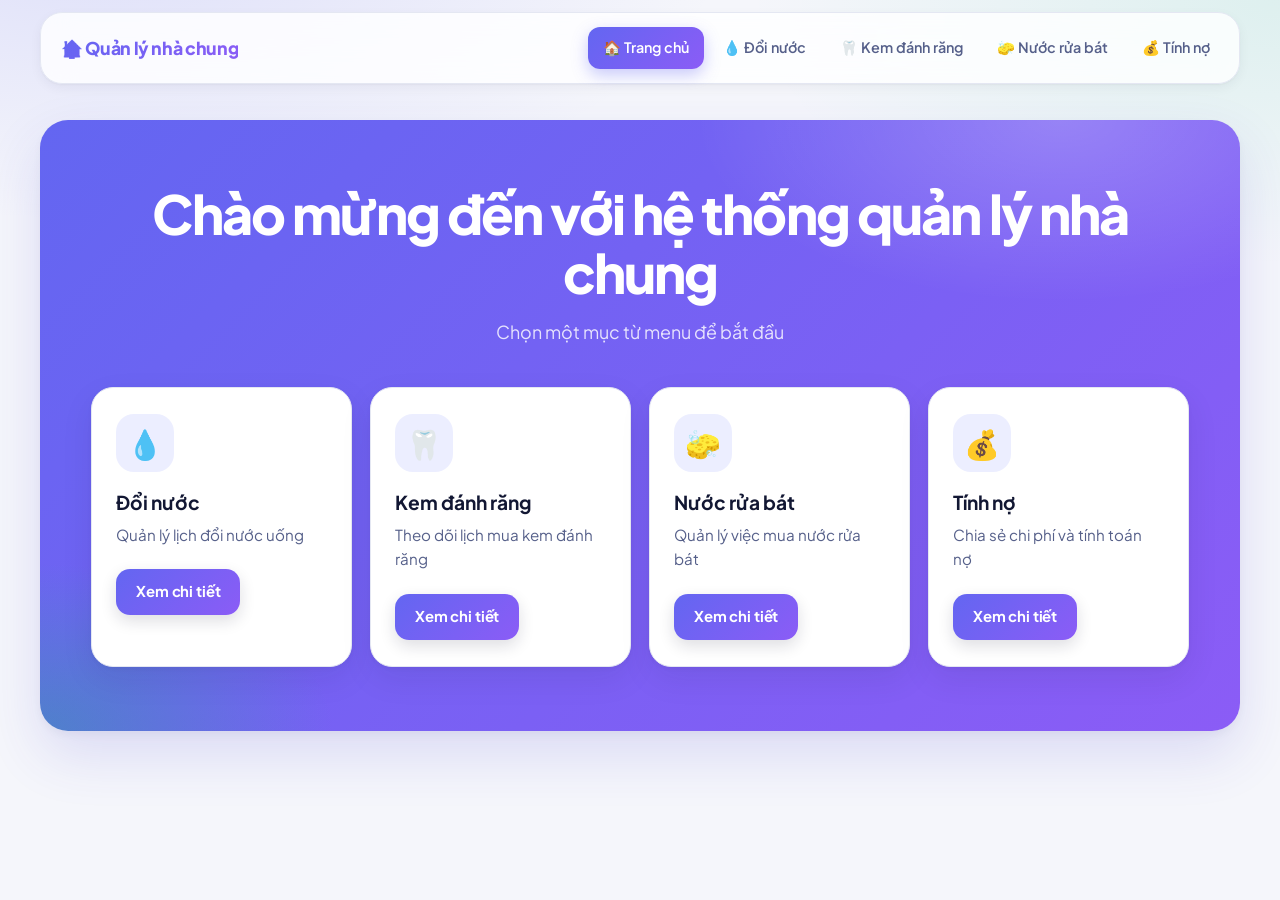
<file: index.html>
<!DOCTYPE html>
<html lang="vi">
<head>
    <meta charset="UTF-8">
    <meta name="viewport" content="width=device-width, initial-scale=1.0">
    <title>Quản lý nhà chung</title>
    <link rel="preconnect" href="https://fonts.googleapis.com" />
    <link rel="preconnect" href="https://fonts.gstatic.com" crossorigin />
    <link
      rel="stylesheet"
      href="https://fonts.googleapis.com/css2?family=Plus+Jakarta+Sans:wght@400;500;600;700;800&display=swap"
    />
    <link rel="stylesheet" href="styles.css" />
</head>
<body>
    <header>
        <nav class="navbar">
            <div class="nav-brand">
                <h2>🏠 Quản lý nhà chung</h2>
            </div>
            <ul class="nav-menu">
                <li><a href="index.html" class="active">🏠 Trang chủ</a></li>
                <li><a href="water.html">💧 Đổi nước</a></li>
                <li><a href="toothpaste.html">🦷 Kem đánh răng</a></li>
                <li><a href="dishwash.html">🧽 Nước rửa bát</a></li>
                <li><a href="debt.html">💰 Tính nợ</a></li>
            </ul>
        </nav>
    </header>

    <main class="container">
        <div class="welcome-section">
            <h1>Chào mừng đến với hệ thống quản lý nhà chung</h1>
            <p>Chọn một mục từ menu để bắt đầu</p>
            
            <div class="feature-grid">
                <div class="feature-card">
                    <div class="feature-icon">💧</div>
                    <h3>Đổi nước</h3>
                    <p>Quản lý lịch đổi nước uống</p>
                    <a href="water.html" class="btn btn-primary">Xem chi tiết</a>
                </div>
                
                <div class="feature-card">
                    <div class="feature-icon">🦷</div>
                    <h3>Kem đánh răng</h3>
                    <p>Theo dõi lịch mua kem đánh răng</p>
                    <a href="toothpaste.html" class="btn btn-primary">Xem chi tiết</a>
                </div>
                
                <div class="feature-card">
                    <div class="feature-icon">🧽</div>
                    <h3>Nước rửa bát</h3>
                    <p>Quản lý việc mua nước rửa bát</p>
                    <a href="dishwash.html" class="btn btn-primary">Xem chi tiết</a>
                </div>
                
                <div class="feature-card">
                    <div class="feature-icon">💰</div>
                    <h3>Tính nợ</h3>
                    <p>Chia sẻ chi phí và tính toán nợ</p>
                    <a href="debt.html" class="btn btn-primary">Xem chi tiết</a>
                </div>
            </div>
        </div>
    </main>
</body>
</html>
</file>
<file: styles.css>
/* ==========================================================================
   Design tokens
   ========================================================================== */
:root {
  color-scheme: light;

  --bg: #f5f6fb;
  --surface: #ffffff;
  --surface-2: #f8f9fd;
  --surface-3: #eef0f9;
  --line: #e4e7f2;
  --line-strong: #cfd4e8;

  --text: #121733;
  --text-soft: #56608a;
  --text-faint: #8a93b6;

  --primary: #5b5bf0;
  --primary-strong: #4338ca;
  --primary-soft: #eceeff;
  --violet: #8b5cf6;
  --accent: #10b981;
  --accent-strong: #059669;
  --warning: #f59e0b;
  --danger: #ef4444;

  --grad-primary: linear-gradient(135deg, #6366f1 0%, #8b5cf6 100%);
  --grad-success: linear-gradient(135deg, #10b981 0%, #059669 100%);
  --grad-warning: linear-gradient(135deg, #fbbf24 0%, #f59e0b 100%);
  --grad-danger: linear-gradient(135deg, #f87171 0%, #ef4444 100%);
  --grad-info: linear-gradient(135deg, #38bdf8 0%, #3b82f6 100%);
  --grad-neutral: linear-gradient(135deg, #64748b 0%, #475569 100%);

  --shadow-sm: 0 1px 2px rgba(18, 23, 51, 0.04), 0 4px 12px rgba(18, 23, 51, 0.05);
  --shadow-md: 0 2px 4px rgba(18, 23, 51, 0.04), 0 12px 32px rgba(18, 23, 51, 0.08);
  --shadow-lg: 0 4px 8px rgba(18, 23, 51, 0.04), 0 24px 56px rgba(67, 56, 202, 0.14);
  --ring: 0 0 0 4px rgba(99, 102, 241, 0.18);

  --radius-sm: 12px;
  --radius-md: 18px;
  --radius-lg: 28px;
  --container: 1200px;
  --nav-h: 72px;
}

@media (prefers-color-scheme: dark) {
  :root {
    color-scheme: dark;

    --bg: #0c0f1f;
    --surface: #151a31;
    --surface-2: #1a2039;
    --surface-3: #212846;
    --line: #272e4e;
    --line-strong: #363f68;

    --text: #eceffd;
    --text-soft: #a4adcf;
    --text-faint: #7580a8;

    --primary: #818cf8;
    --primary-strong: #a5b4fc;
    --primary-soft: #1f2650;

    --shadow-sm: 0 1px 2px rgba(0, 0, 0, 0.3), 0 4px 12px rgba(0, 0, 0, 0.2);
    --shadow-md: 0 2px 4px rgba(0, 0, 0, 0.3), 0 12px 32px rgba(0, 0, 0, 0.3);
    --shadow-lg: 0 4px 8px rgba(0, 0, 0, 0.3), 0 24px 56px rgba(0, 0, 0, 0.45);
    --ring: 0 0 0 4px rgba(129, 140, 248, 0.28);
  }
}

/* ==========================================================================
   Base
   ========================================================================== */
*,
*::before,
*::after {
  margin: 0;
  padding: 0;
  box-sizing: border-box;
}

html {
  scroll-behavior: smooth;
  -webkit-text-size-adjust: 100%;
}

body {
  min-height: 100vh;
  overflow-x: hidden;
  font-family: "Plus Jakarta Sans", system-ui, -apple-system, "Segoe UI", sans-serif;
  color: var(--text);
  line-height: 1.6;
  background-color: var(--bg);
  background-image:
    radial-gradient(900px 420px at 8% -8%, rgba(99, 102, 241, 0.16), transparent 70%),
    radial-gradient(760px 380px at 100% 0%, rgba(16, 185, 129, 0.1), transparent 70%);
  background-repeat: no-repeat;
}

img {
  display: block;
  max-width: 100%;
}

button,
input,
select,
textarea {
  font: inherit;
  color: inherit;
}

button {
  border: 0;
  background: transparent;
}

a {
  color: inherit;
}

:focus-visible {
  outline: 3px solid rgba(99, 102, 241, 0.45);
  outline-offset: 2px;
}

::selection {
  background: rgba(99, 102, 241, 0.28);
}

.hidden {
  display: none !important;
}

.loading {
  opacity: 0.7;
}

/* ==========================================================================
   Navigation
   ========================================================================== */
header {
  position: sticky;
  top: 0;
  z-index: 50;
  padding: 12px 16px 0;
}

.navbar {
  max-width: var(--container);
  margin: 0 auto;
  min-height: var(--nav-h);
  padding: 10px 14px 10px 20px;
  display: flex;
  align-items: center;
  justify-content: space-between;
  gap: 12px 24px;
  flex-wrap: wrap;
  border: 1px solid var(--line);
  border-radius: 22px;
  background: color-mix(in srgb, var(--surface) 82%, transparent);
  -webkit-backdrop-filter: blur(16px) saturate(160%);
  backdrop-filter: blur(16px) saturate(160%);
  box-shadow: var(--shadow-sm);
}

.nav-brand h2 {
  font-size: 1.1rem;
  font-weight: 800;
  letter-spacing: -0.02em;
  background: var(--grad-primary);
  -webkit-background-clip: text;
  background-clip: text;
  -webkit-text-fill-color: transparent;
}

.nav-menu {
  display: flex;
  align-items: center;
  justify-content: flex-end;
  gap: 4px;
  list-style: none;
  flex-wrap: wrap;
}

.nav-menu a {
  display: inline-flex;
  align-items: center;
  justify-content: center;
  min-height: 42px;
  padding: 8px 15px;
  border-radius: 12px;
  font-size: 0.9rem;
  font-weight: 600;
  text-decoration: none;
  color: var(--text-soft);
  transition:
    color 0.18s ease,
    background-color 0.18s ease;
}

.nav-menu a:hover {
  color: var(--text);
  background: var(--surface-3);
}

.nav-menu a.active {
  color: #fff;
  background: var(--grad-primary);
  box-shadow: 0 6px 16px rgba(99, 102, 241, 0.35);
}

/* ==========================================================================
   Layout
   ========================================================================== */
.container {
  width: min(calc(100% - 32px), var(--container));
  margin: 0 auto;
  padding: 36px 0 64px;
}

.debt-container {
  width: min(calc(100% - 32px), 1320px);
}

.page-header {
  margin-bottom: 28px;
  text-align: center;
}

.page-header h1,
.welcome-section h1,
.member-info h2 {
  letter-spacing: -0.035em;
  color: var(--text);
}

.page-header h1 {
  font-size: clamp(1.9rem, 3.4vw, 2.8rem);
  font-weight: 800;
}

/* ==========================================================================
   Home
   ========================================================================== */
.welcome-section {
  position: relative;
  text-align: center;
  padding: clamp(36px, 5vw, 64px) clamp(20px, 4vw, 56px);
  border-radius: var(--radius-lg);
  color: #fff;
  background:
    radial-gradient(520px 260px at 85% 0%, rgba(255, 255, 255, 0.22), transparent 70%),
    radial-gradient(420px 240px at 0% 100%, rgba(16, 185, 129, 0.35), transparent 70%),
    var(--grad-primary);
  box-shadow: var(--shadow-lg);
  overflow: hidden;
}

.welcome-section h1 {
  font-size: clamp(2rem, 4.2vw, 3.6rem);
  font-weight: 800;
  line-height: 1.1;
  color: #fff;
}

.welcome-section > p {
  width: min(100%, 620px);
  margin: 16px auto 0;
  color: rgba(255, 255, 255, 0.82);
  font-size: clamp(1rem, 1.6vw, 1.12rem);
}

.feature-grid {
  margin-top: 40px;
  display: grid;
  grid-template-columns: repeat(auto-fit, minmax(230px, 1fr));
  gap: 18px;
  text-align: left;
}

.feature-card,
.rotation-card,
.history-section,
.sidebar,
.main-content,
.transaction-history {
  border: 1px solid var(--line);
  background: var(--surface);
  box-shadow: var(--shadow-md);
}

.feature-card {
  position: relative;
  padding: 26px 24px;
  border-radius: 22px;
  color: var(--text);
  transition:
    transform 0.22s ease,
    box-shadow 0.22s ease,
    border-color 0.22s ease;
}

.feature-card:hover {
  transform: translateY(-5px);
  border-color: rgba(99, 102, 241, 0.35);
  box-shadow: var(--shadow-lg);
}

.feature-icon {
  width: 58px;
  height: 58px;
  display: grid;
  place-items: center;
  margin-bottom: 18px;
  border-radius: 18px;
  font-size: 1.8rem;
  background: var(--primary-soft);
}

.feature-card h3 {
  font-size: 1.2rem;
  font-weight: 700;
  line-height: 1.3;
}

.feature-card p {
  margin: 8px 0 22px;
  color: var(--text-soft);
  font-size: 0.95rem;
}

/* ==========================================================================
   Buttons
   ========================================================================== */
.btn {
  display: inline-flex;
  align-items: center;
  justify-content: center;
  gap: 8px;
  min-height: 46px;
  padding: 11px 20px;
  border: 0;
  border-radius: 14px;
  color: #fff;
  text-decoration: none;
  font-size: 0.93rem;
  font-weight: 700;
  letter-spacing: -0.01em;
  cursor: pointer;
  box-shadow: 0 6px 16px rgba(18, 23, 51, 0.14);
  transition:
    transform 0.18s ease,
    box-shadow 0.18s ease,
    filter 0.18s ease;
}

.btn:hover {
  transform: translateY(-2px);
  filter: brightness(1.06);
  box-shadow: 0 12px 24px rgba(18, 23, 51, 0.2);
}

.btn:active {
  transform: translateY(0);
}

.btn:disabled,
.btn[disabled] {
  cursor: not-allowed;
  transform: none;
  filter: grayscale(0.4);
  opacity: 0.5;
  box-shadow: none;
}

.btn-primary {
  background: var(--grad-primary);
}
.btn-success {
  background: var(--grad-success);
}
.btn-secondary {
  background: var(--grad-neutral);
}
.btn-warning {
  background: var(--grad-warning);
  color: #3b2a00;
}
.btn-info {
  background: var(--grad-info);
}
.btn-danger {
  background: var(--grad-danger);
}

/* ==========================================================================
   Rotation pages (water / toothpaste / dishwash)
   ========================================================================== */
.rotation-card {
  display: grid;
  grid-template-columns: 200px minmax(0, 1fr) auto;
  gap: 28px;
  align-items: center;
  padding: clamp(22px, 3vw, 34px);
  border-radius: var(--radius-lg);
}

.item-image {
  display: flex;
  align-items: center;
  justify-content: center;
}

.item-img {
  width: min(100%, 190px);
  aspect-ratio: 1;
  object-fit: cover;
  border-radius: 26px;
  padding: 14px;
  background: var(--surface-2);
  border: 1px solid var(--line);
  box-shadow: var(--shadow-sm);
}

.rotation-info {
  display: grid;
  gap: 12px;
}

.info-item {
  display: grid;
  gap: 2px;
  padding: 14px 18px 14px 22px;
  position: relative;
  border: 1px solid var(--line);
  border-radius: 16px;
  background: var(--surface-2);
}

.info-item::before {
  content: "";
  position: absolute;
  left: 0;
  top: 14px;
  bottom: 14px;
  width: 4px;
  border-radius: 0 4px 4px 0;
  background: var(--line-strong);
}

.info-item.current {
  border-color: rgba(99, 102, 241, 0.4);
  background: var(--primary-soft);
  box-shadow: 0 8px 24px rgba(99, 102, 241, 0.16);
}

.info-item.current::before {
  background: var(--grad-primary);
}

.info-item label {
  color: var(--text-faint);
  font-size: 0.78rem;
  font-weight: 700;
  text-transform: uppercase;
  letter-spacing: 0.06em;
}

.info-item span {
  font-size: 1.2rem;
  font-weight: 700;
  color: var(--text);
}

.info-item.current span {
  font-size: 1.45rem;
  color: var(--primary-strong);
}

.action-section {
  display: flex;
  align-items: center;
  justify-content: flex-end;
}

.action-section .btn {
  min-height: 54px;
  padding-inline: 28px;
  font-size: 1rem;
}

.history-section {
  margin-top: 24px;
  padding: clamp(20px, 3vw, 28px);
  border-radius: var(--radius-lg);
}

.history-section h3,
.transaction-history h3 {
  margin-bottom: 18px;
  font-size: 1.3rem;
  font-weight: 800;
  letter-spacing: -0.025em;
}

.history-list,
.debt-list,
.transaction-list {
  display: grid;
  gap: 10px;
}

.history-item,
.debt-item,
.transaction-item {
  position: relative;
  padding: 14px 18px;
  border: 1px solid var(--line);
  border-radius: 14px;
  background: var(--surface-2);
  transition:
    transform 0.18s ease,
    box-shadow 0.18s ease,
    border-color 0.18s ease;
}

.history-item:hover,
.debt-item:hover,
.transaction-item:hover {
  transform: translateY(-2px);
  border-color: var(--line-strong);
  box-shadow: var(--shadow-sm);
}

.history-item {
  display: flex;
  align-items: center;
  justify-content: space-between;
  gap: 12px;
  color: var(--text-soft);
  font-size: 0.93rem;
}

.history-item strong {
  color: var(--text);
}

/* ==========================================================================
   Debt page
   ========================================================================== */
.debt-layout {
  display: grid;
  grid-template-columns: 330px minmax(0, 1fr);
  gap: 24px;
  align-items: start;
}

.sidebar,
.main-content,
.transaction-history {
  border-radius: var(--radius-lg);
}

.sidebar {
  position: sticky;
  top: calc(var(--nav-h) + 28px);
  max-height: calc(100vh - var(--nav-h) - 44px);
  overflow-y: auto;
  padding: 22px;
  scrollbar-width: thin;
}

.sidebar h3,
.account-info h4,
.data-management h4,
.calculator h4 {
  letter-spacing: -0.02em;
  font-weight: 800;
}

.sidebar h3 {
  margin-bottom: 14px;
  font-size: 1.2rem;
}

.member-list {
  display: grid;
  grid-template-columns: repeat(2, minmax(0, 1fr));
  gap: 8px;
}

.member-item {
  display: flex;
  align-items: center;
  gap: 10px;
  padding: 10px 12px;
  border: 1px solid var(--line);
  border-radius: 14px;
  background: var(--surface-2);
  cursor: pointer;
  transition:
    transform 0.18s ease,
    border-color 0.18s ease,
    background 0.18s ease,
    box-shadow 0.18s ease;
}

.member-item::before {
  content: attr(data-initial);
  flex: 0 0 32px;
  width: 32px;
  height: 32px;
  display: grid;
  place-items: center;
  border-radius: 50%;
  font-size: 0.85rem;
  font-weight: 800;
  color: var(--primary-strong);
  background: var(--primary-soft);
}

.member-item:hover {
  transform: translateY(-2px);
  border-color: rgba(99, 102, 241, 0.4);
}

.member-item.active {
  color: #fff;
  border-color: transparent;
  background: var(--grad-primary);
  box-shadow: 0 10px 22px rgba(99, 102, 241, 0.32);
}

.member-item.active::before {
  color: #fff;
  background: rgba(255, 255, 255, 0.24);
}

.member-name {
  font-size: 0.95rem;
  font-weight: 700;
  overflow: hidden;
  text-overflow: ellipsis;
  white-space: nowrap;
}

.account-info,
.data-management,
.calculator {
  margin-top: 22px;
  padding-top: 22px;
  border-top: 1px solid var(--line);
}

.account-info h4,
.data-management h4,
.calculator h4 {
  margin-bottom: 12px;
  font-size: 1rem;
}

.account-details,
.data-stats {
  border: 1px solid var(--line);
  border-radius: 16px;
  background: var(--surface-2);
}

.account-details {
  padding: 12px;
  display: grid;
  gap: 10px;
}

.account-item {
  display: grid;
  gap: 4px;
  padding: 12px 14px;
  border: 1px solid var(--line);
  border-radius: 12px;
  background: var(--surface);
}

.account-item label {
  font-size: 0.72rem;
  font-weight: 700;
  text-transform: uppercase;
  letter-spacing: 0.07em;
  color: var(--text-faint);
}

.account-item span {
  color: var(--text);
  font-weight: 700;
  word-break: break-all;
}

.account-number {
  display: flex;
  align-items: center;
  justify-content: space-between;
  gap: 10px;
}

.copy-btn {
  width: 38px;
  height: 38px;
  flex: 0 0 38px;
  display: inline-grid;
  place-items: center;
  border-radius: 10px;
  border: 1px solid var(--line);
  background: var(--primary-soft);
  cursor: pointer;
  transition:
    transform 0.18s ease,
    background-color 0.18s ease;
}

.copy-btn:hover:not(:disabled) {
  transform: translateY(-1px);
  background: var(--surface-3);
}

.copy-btn:disabled {
  opacity: 0.4;
  cursor: not-allowed;
}

.data-management button {
  width: 100%;
}

.data-management button + button {
  margin-top: 10px;
}

.data-stats {
  margin-top: 12px;
  padding: 12px 14px;
  color: var(--text-soft);
  font-size: 0.88rem;
}

.qr-section {
  padding-top: 4px;
  text-align: center;
}

.qr-image {
  width: min(100%, 190px);
  margin: 0 auto 12px;
  padding: 8px;
  border-radius: 18px;
  border: 1px solid var(--line);
  background: #fff;
  box-shadow: var(--shadow-sm);
}

.btn-download-qr {
  width: 100%;
  min-height: 44px;
  padding: 10px 16px;
  border-radius: 12px;
  color: #fff;
  font-size: 0.92rem;
  font-weight: 700;
  cursor: pointer;
  background: var(--grad-success);
  transition:
    transform 0.18s ease,
    box-shadow 0.18s ease;
}

.btn-download-qr:hover {
  transform: translateY(-2px);
  box-shadow: 0 10px 22px rgba(5, 150, 105, 0.3);
}

.qr-note {
  margin-top: 8px;
  color: var(--text-faint);
  font-size: 0.85rem;
}

/* Calculator */
.calculator {
  display: grid;
  gap: 12px;
}

.calc-display input {
  width: 100%;
  min-height: 58px;
  padding: 12px 16px;
  border: 1px solid var(--line-strong);
  border-radius: 14px;
  background: var(--surface-2);
  text-align: right;
  font-size: 1.5rem;
  font-weight: 700;
  font-variant-numeric: tabular-nums;
  color: var(--text);
}

.calc-buttons {
  display: grid;
  grid-template-columns: repeat(4, minmax(0, 1fr));
  gap: 8px;
}

.calc-btn {
  min-height: 50px;
  border: 1px solid transparent;
  border-radius: 12px;
  font-weight: 700;
  cursor: pointer;
  transition:
    transform 0.15s ease,
    filter 0.15s ease;
}

.calc-btn:hover {
  transform: translateY(-1px);
  filter: brightness(1.05);
}

.calc-btn:active {
  transform: scale(0.97);
}

.calc-number {
  color: var(--text);
  background: var(--surface-2);
  border-color: var(--line);
}

.calc-operator {
  color: var(--primary-strong);
  background: var(--primary-soft);
}

.calc-equals {
  color: #fff;
  background: var(--grad-success);
  grid-row: span 2;
}

.calc-clear {
  color: #fff;
  background: var(--grad-danger);
}

.calc-zero {
  grid-column: span 2;
}

/* Main column */
.main-content {
  padding: clamp(22px, 3.4vw, 34px);
}

.member-info h2 {
  margin-bottom: 22px;
  font-size: clamp(1.8rem, 3vw, 2.5rem);
  font-weight: 800;
}

.debt-summary {
  display: grid;
  grid-template-columns: repeat(2, minmax(0, 1fr));
  gap: 18px;
}

.debt-section h3,
.expense-form h3,
.manual-debt h3,
.loan-money h3 {
  margin-bottom: 14px;
  font-size: 1.15rem;
  font-weight: 800;
  letter-spacing: -0.02em;
}

.debt-list {
  min-height: 108px;
  align-content: start;
  padding: 14px;
  border: 1px solid var(--line);
  border-radius: 18px;
  background: var(--surface-2);
}

.debt-item {
  display: flex;
  align-items: center;
  justify-content: space-between;
  gap: 12px;
  background: var(--surface);
  font-weight: 600;
}

.debt-amount {
  color: var(--danger);
  font-weight: 800;
  font-variant-numeric: tabular-nums;
}

.expense-form,
.manual-debt,
.loan-money {
  margin-top: 30px;
  padding-top: 30px;
  border-top: 1px solid var(--line);
}

.expense-submit-area {
  display: grid;
  gap: 14px;
}

.expense-submit-area > .btn {
  width: 100%;
  min-height: 52px;
}

/* Forms */
.form-group {
  margin-bottom: 18px;
}

.form-group label {
  display: block;
  margin-bottom: 8px;
  font-size: 0.9rem;
  font-weight: 700;
  color: var(--text);
}

.form-group input,
.form-group select,
.form-row input,
.form-row select,
.history-filter select {
  width: 100%;
  min-height: 50px;
  padding: 12px 16px;
  border: 1px solid var(--line-strong);
  border-radius: 14px;
  outline: none;
  color: var(--text);
  background: var(--surface-2);
  transition:
    border-color 0.18s ease,
    box-shadow 0.18s ease,
    background 0.18s ease;
}

.form-group input::placeholder,
.form-row input::placeholder {
  color: var(--text-faint);
}

.form-group input:focus,
.form-group select:focus,
.form-row input:focus,
.form-row select:focus,
.history-filter select:focus,
.calc-display input:focus {
  border-color: var(--primary);
  background: var(--surface);
  box-shadow: var(--ring);
}

.checkbox-group {
  display: grid;
  grid-template-columns: repeat(auto-fit, minmax(130px, 1fr));
  gap: 10px;
}

.checkbox-group label {
  display: flex;
  align-items: center;
  gap: 10px;
  min-height: 50px;
  margin-bottom: 0;
  padding: 10px 14px;
  border: 1px solid var(--line);
  border-radius: 14px;
  background: var(--surface-2);
  color: var(--text);
  font-weight: 600;
  cursor: pointer;
  transition:
    transform 0.18s ease,
    border-color 0.18s ease,
    background-color 0.18s ease;
}

.checkbox-group label:hover {
  transform: translateY(-1px);
  border-color: rgba(99, 102, 241, 0.45);
}

.checkbox-group label:has(input:checked) {
  border-color: var(--primary);
  background: var(--primary-soft);
}

.checkbox-group input[type="checkbox"] {
  width: 18px;
  height: 18px;
  min-height: 0;
  accent-color: var(--primary);
}

.form-row {
  display: grid;
  grid-template-columns: repeat(3, minmax(0, 1fr));
  gap: 12px;
  align-items: start;
}

.form-row-buttons {
  grid-column: 1 / -1;
  display: grid;
  grid-template-columns: repeat(auto-fit, minmax(190px, 1fr));
  gap: 10px;
}

.form-row-buttons .btn {
  width: 100%;
}

.history-filter {
  margin-bottom: 18px;
  max-width: 280px;
}

/* Transactions */
.transaction-history {
  margin-top: 24px;
  padding: clamp(20px, 3vw, 30px);
}

.transaction-list {
  max-height: 720px;
  overflow: auto;
  padding-right: 4px;
  scrollbar-width: thin;
}

.transaction-list::-webkit-scrollbar {
  width: 8px;
}

.transaction-list::-webkit-scrollbar-thumb {
  border-radius: 999px;
  background: var(--line-strong);
}

.transaction-header {
  display: flex;
  align-items: flex-start;
  justify-content: space-between;
  gap: 12px;
}

.transaction-title {
  font-weight: 700;
  color: var(--text);
}

.transaction-amount {
  color: var(--primary-strong);
  font-weight: 800;
  white-space: nowrap;
  font-variant-numeric: tabular-nums;
}

.transaction-details {
  margin-top: 6px;
  color: var(--text-soft);
  font-size: 0.88rem;
}

/* Offset options */
.debt-offset-options {
  padding: 18px;
  border: 1px solid rgba(99, 102, 241, 0.25);
  border-radius: 18px;
  background: var(--primary-soft);
}

.debt-offset-options > label {
  margin-bottom: 4px;
}

.offset-hint {
  color: var(--text-soft);
  font-size: 0.88rem;
}

.offset-mode-group {
  display: grid;
  grid-template-columns: repeat(auto-fit, minmax(210px, 1fr));
  gap: 12px;
  margin-top: 14px;
}

.offset-mode-option,
.offset-custom-option {
  position: relative;
  display: block;
  cursor: pointer;
}

.offset-mode-option input,
.offset-custom-option input {
  position: absolute;
  opacity: 0;
  pointer-events: none;
}

.offset-option-card {
  display: flex;
  flex-direction: column;
  gap: 6px;
  height: 100%;
  min-height: 112px;
  padding: 16px;
  border: 1px solid var(--line);
  border-radius: 14px;
  background: var(--surface);
  transition:
    transform 0.18s ease,
    box-shadow 0.18s ease,
    border-color 0.18s ease,
    background 0.18s ease;
}

.offset-mode-option:hover .offset-option-card,
.offset-custom-option:hover .offset-person-chip {
  transform: translateY(-2px);
  box-shadow: var(--shadow-sm);
}

.offset-option-title {
  font-size: 0.95rem;
  font-weight: 700;
  line-height: 1.35;
  color: var(--text);
}

.offset-option-desc {
  color: var(--text-soft);
  font-size: 0.85rem;
  line-height: 1.5;
}

.offset-mode-option input:checked + .offset-option-card {
  border-color: transparent;
  background: var(--grad-primary);
  box-shadow: 0 12px 28px rgba(99, 102, 241, 0.35);
}

.offset-mode-option input:checked + .offset-option-card .offset-option-title,
.offset-mode-option input:checked + .offset-option-card .offset-option-desc {
  color: #fff;
}

.offset-mode-option input:focus-visible + .offset-option-card,
.offset-custom-option input:focus-visible + .offset-person-chip {
  outline: 3px solid rgba(99, 102, 241, 0.45);
  outline-offset: 3px;
}

.offset-custom {
  margin-top: 14px;
  padding-top: 14px;
  display: grid;
  grid-template-columns: repeat(auto-fit, minmax(110px, 1fr));
  gap: 10px;
  border-top: 1px dashed var(--line-strong);
}

.offset-person-chip {
  display: flex;
  align-items: center;
  justify-content: center;
  min-height: 44px;
  padding: 8px 14px;
  border: 1px solid var(--line);
  border-radius: 999px;
  background: var(--surface);
  color: var(--text);
  font-size: 0.9rem;
  font-weight: 700;
  transition:
    transform 0.18s ease,
    box-shadow 0.18s ease,
    background 0.18s ease,
    color 0.18s ease;
}

.offset-custom-option input:checked + .offset-person-chip {
  color: #fff;
  border-color: transparent;
  background: var(--grad-success);
  box-shadow: 0 8px 20px rgba(5, 150, 105, 0.3);
}

/* Empty / loading placeholders */
.history-list p,
.debt-list p,
.transaction-list p {
  padding: 18px;
  border: 1px dashed var(--line-strong);
  border-radius: 14px;
  color: var(--text-faint);
  text-align: center;
  font-size: 0.93rem;
}

/* ==========================================================================
   Responsive
   ========================================================================== */
@media (max-width: 1180px) {
  .rotation-card {
    grid-template-columns: 170px minmax(0, 1fr);
  }

  .action-section {
    grid-column: 1 / -1;
    justify-content: stretch;
  }

  .action-section .btn {
    width: 100%;
  }

  .debt-layout {
    grid-template-columns: 1fr;
  }

  .sidebar {
    position: static;
    max-height: none;
    overflow: visible;
  }

  .member-list {
    grid-template-columns: repeat(3, minmax(0, 1fr));
  }

  .debt-summary {
    grid-template-columns: 1fr;
  }
}

@media (max-width: 900px) {
  header {
    padding: 10px 12px 0;
  }

  .navbar {
    padding: 12px;
    border-radius: 20px;
  }

  .nav-menu {
    justify-content: flex-start;
  }

  .rotation-card {
    grid-template-columns: 1fr;
    text-align: center;
  }

  .info-item {
    text-align: left;
  }

  .item-image,
  .action-section {
    justify-content: center;
  }

  .form-row,
  .form-row-buttons {
    grid-template-columns: 1fr 1fr;
  }
}

@media (max-width: 640px) {
  header {
    position: static;
    padding: 8px 10px 0;
  }

  .container,
  .debt-container {
    width: min(calc(100% - 20px), var(--container));
    padding-top: 22px;
    padding-bottom: 40px;
  }

  .navbar {
    gap: 10px;
    padding: 10px;
    border-radius: 18px;
  }

  .nav-brand {
    width: 100%;
  }

  .nav-brand h2 {
    font-size: 1rem;
    text-align: center;
  }

  .nav-menu {
    width: 100%;
    display: grid;
    grid-template-columns: repeat(6, minmax(0, 1fr));
    gap: 6px;
    padding: 6px;
    border-radius: 14px;
    background: var(--surface-3);
  }

  .nav-menu li {
    grid-column: span 2;
    min-width: 0;
  }

  .nav-menu li:nth-child(n + 4) {
    grid-column: span 3;
  }

  .nav-menu a {
    width: 100%;
    min-height: 38px;
    padding: 6px 4px;
    text-align: center;
    line-height: 1.2;
    font-size: 0.78rem;
    border-radius: 10px;
    background: var(--surface);
  }

  .nav-menu a.active {
    background: var(--grad-primary);
  }

  .welcome-section,
  .rotation-card,
  .history-section,
  .sidebar,
  .main-content,
  .transaction-history {
    border-radius: 22px;
  }

  .welcome-section {
    padding: 28px 18px;
  }

  .feature-grid,
  .checkbox-group,
  .offset-mode-group,
  .form-row,
  .form-row-buttons,
  .expense-submit-area {
    grid-template-columns: 1fr;
  }

  .checkbox-group {
    grid-template-columns: 1fr 1fr;
  }

  .offset-custom {
    grid-template-columns: 1fr 1fr;
  }

  .member-list {
    grid-template-columns: 1fr 1fr;
  }

  .history-item,
  .transaction-header {
    flex-direction: column;
    align-items: flex-start;
  }

  .calc-btn {
    min-height: 46px;
  }

  .offset-option-card {
    min-height: auto;
  }

  .qr-image {
    width: min(100%, 170px);
  }
}

@media (max-width: 440px) {
  .nav-menu {
    grid-template-columns: repeat(2, minmax(0, 1fr));
  }

  .nav-menu li,
  .nav-menu li:nth-child(n + 4) {
    grid-column: auto;
  }

  .nav-menu li:last-child:nth-child(odd) {
    grid-column: 1 / -1;
  }

  .page-header h1 {
    font-size: 1.7rem;
  }

  .welcome-section h1,
  .member-info h2 {
    font-size: 1.8rem;
  }

  .feature-card,
  .history-section,
  .sidebar,
  .main-content,
  .transaction-history {
    padding-left: 16px;
    padding-right: 16px;
  }

  .rotation-card {
    padding: 18px;
  }

  .checkbox-group {
    grid-template-columns: 1fr;
  }
}

@media (prefers-reduced-motion: reduce) {
  *,
  *::before,
  *::after {
    transition: none !important;
    animation: none !important;
    scroll-behavior: auto !important;
  }
}

/* ==========================================================================
   Toast & hộp thoại xác nhận
   ========================================================================== */
.toast-stack {
  position: fixed;
  right: 16px;
  bottom: 16px;
  z-index: 200;
  display: grid;
  gap: 10px;
  width: min(calc(100% - 32px), 360px);
  pointer-events: none;
}

.toast {
  pointer-events: auto;
  padding: 14px 18px;
  border: 1px solid var(--line);
  border-left: 4px solid var(--primary);
  border-radius: 14px;
  background: var(--surface);
  color: var(--text);
  font-size: 0.93rem;
  font-weight: 600;
  box-shadow: var(--shadow-lg);
  cursor: pointer;
  animation: toast-in 0.25s ease;
}

.toast-success {
  border-left-color: var(--accent);
}

.toast-error {
  border-left-color: var(--danger);
}

.toast.leaving {
  opacity: 0;
  transform: translateY(8px);
  transition:
    opacity 0.25s ease,
    transform 0.25s ease;
}

@keyframes toast-in {
  from {
    opacity: 0;
    transform: translateY(12px);
  }
}

.modal-overlay {
  position: fixed;
  inset: 0;
  z-index: 300;
  display: grid;
  place-items: center;
  padding: 16px;
  background: rgba(12, 15, 31, 0.55);
  -webkit-backdrop-filter: blur(4px);
  backdrop-filter: blur(4px);
  animation: fade-in 0.15s ease;
}

.modal {
  width: min(100%, 420px);
  padding: 26px;
  border: 1px solid var(--line);
  border-radius: 22px;
  background: var(--surface);
  box-shadow: var(--shadow-lg);
  animation: toast-in 0.2s ease;
}

.modal-message {
  margin-bottom: 22px;
  font-size: 1.05rem;
  font-weight: 600;
  line-height: 1.5;
}

.modal-actions {
  display: flex;
  justify-content: flex-end;
  gap: 10px;
}

@keyframes fade-in {
  from {
    opacity: 0;
  }
}

@media (max-width: 640px) {
  .toast-stack {
    right: 10px;
    bottom: 10px;
    width: calc(100% - 20px);
  }

  .modal-actions .btn {
    flex: 1;
  }
}

/* Hàng nhãn + nút phụ */
.label-row {
  display: flex;
  align-items: center;
  justify-content: space-between;
  gap: 10px;
  margin-bottom: 8px;
}

.label-row label {
  margin-bottom: 0;
}

.btn-chip {
  flex: 0 0 auto;
  min-height: 36px;
  padding: 6px 14px;
  border: 1px solid rgba(99, 102, 241, 0.35);
  border-radius: 999px;
  background: var(--primary-soft);
  color: var(--primary-strong);
  font-size: 0.85rem;
  font-weight: 700;
  cursor: pointer;
  transition:
    transform 0.18s ease,
    background-color 0.18s ease;
}

.btn-chip:hover {
  transform: translateY(-1px);
  background: var(--surface-3);
}

@media (max-width: 440px) {
  .label-row {
    flex-wrap: wrap;
  }
}

/* Các khối phụ ở sidebar: thu gọn trên điện thoại, luôn mở trên máy tính */
.collapsible > summary {
  list-style: none;
  cursor: pointer;
}

.collapsible > summary::-webkit-details-marker {
  display: none;
}

.collapsible > summary h4 {
  margin-bottom: 0;
}

.collapsible[open] > summary h4 {
  margin-bottom: 12px;
}

.collapsible > summary::after {
  content: "Hiện ▾";
}

@media (min-width: 1181px) {
  .collapsible > summary {
    pointer-events: none;
    cursor: default;
  }

  .collapsible > summary::after {
    content: none;
  }
}

@media (max-width: 1180px) {
  .collapsible > summary {
    display: flex;
    align-items: center;
    justify-content: space-between;
    gap: 10px;
    min-height: 44px;
  }

  .collapsible > summary::after {
    padding: 6px 14px;
    border: 1px solid rgba(99, 102, 241, 0.35);
    border-radius: 999px;
    background: var(--primary-soft);
    color: var(--primary-strong);
    font-size: 0.85rem;
    font-weight: 700;
  }

  .collapsible[open] > summary::after {
    content: "Ẩn ▴";
  }
}

@media (max-width: 640px) {
  .sidebar {
    padding: 16px;
  }

  .member-list {
    grid-template-columns: repeat(3, minmax(0, 1fr));
    gap: 6px;
  }

  .member-item {
    justify-content: center;
    padding: 10px 6px;
  }

  .member-item::before {
    display: none;
  }

  .member-name {
    font-size: 0.9rem;
  }
}
</file>
